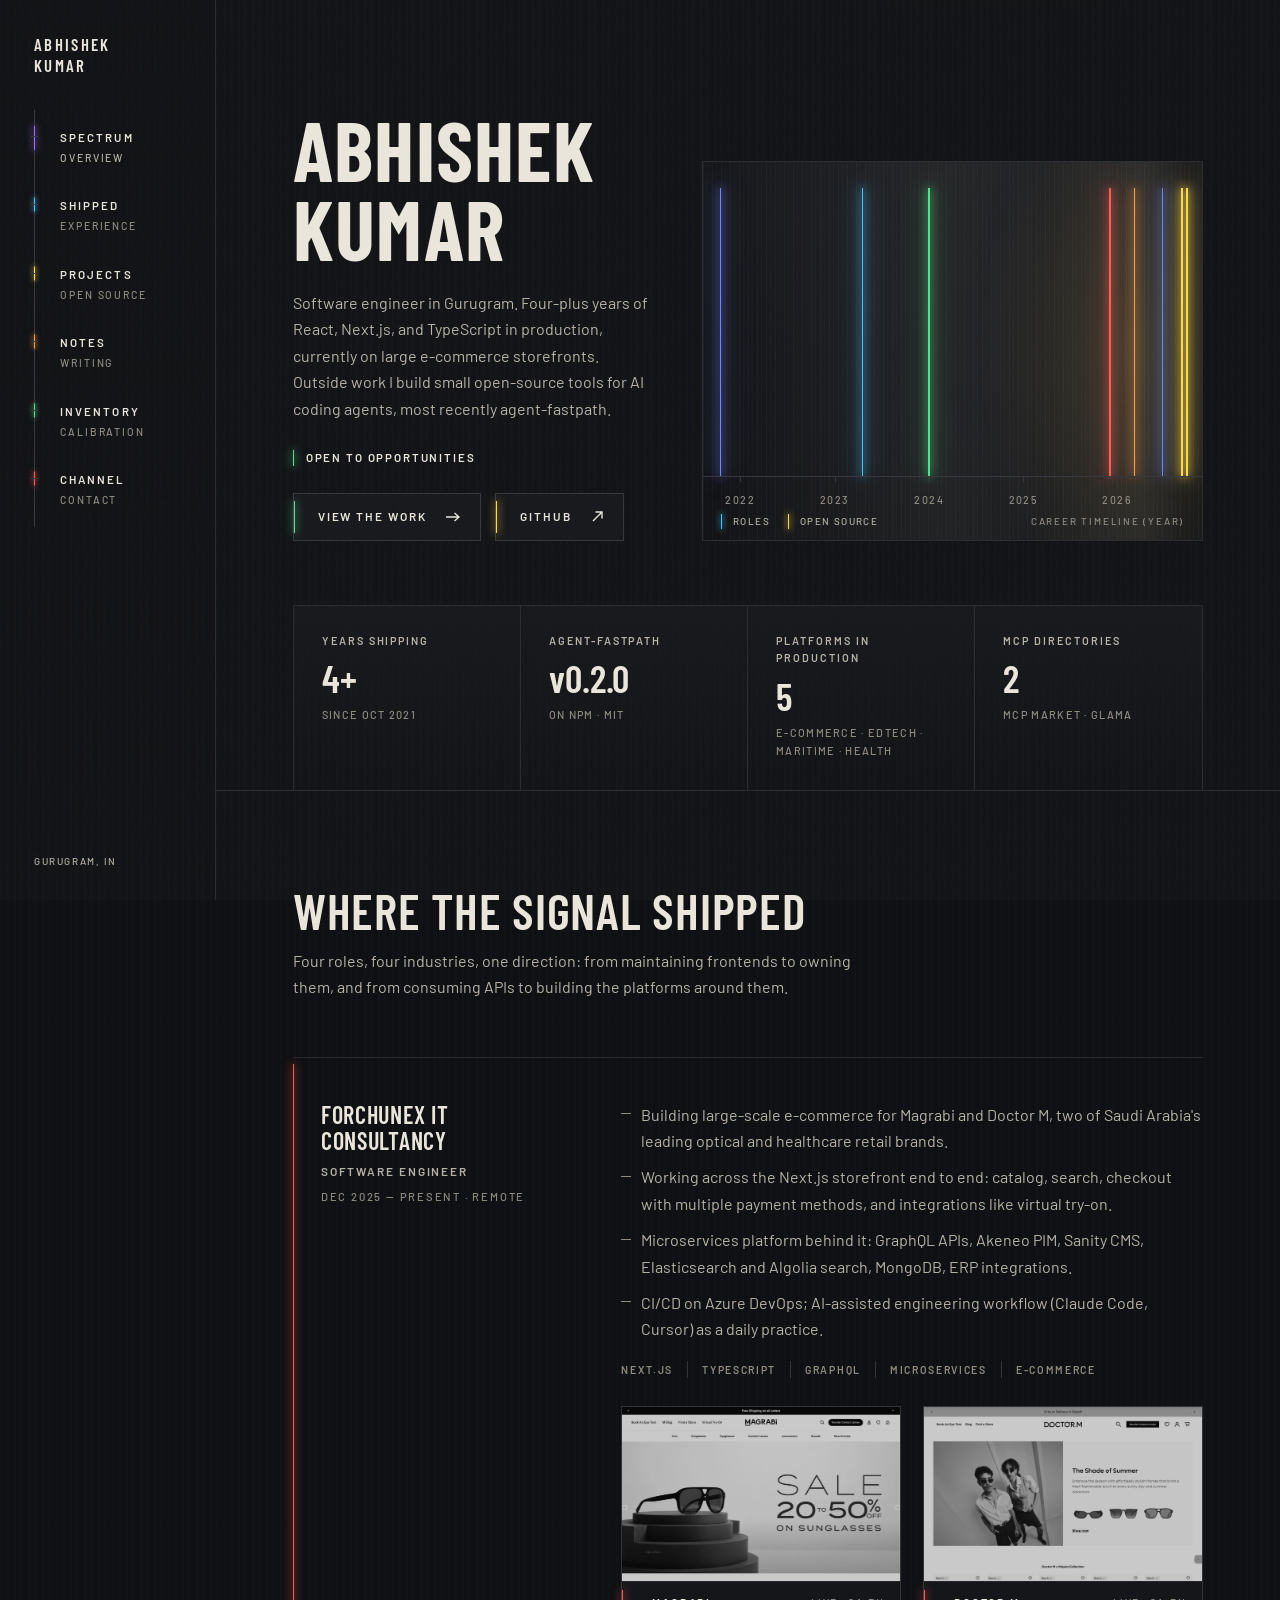
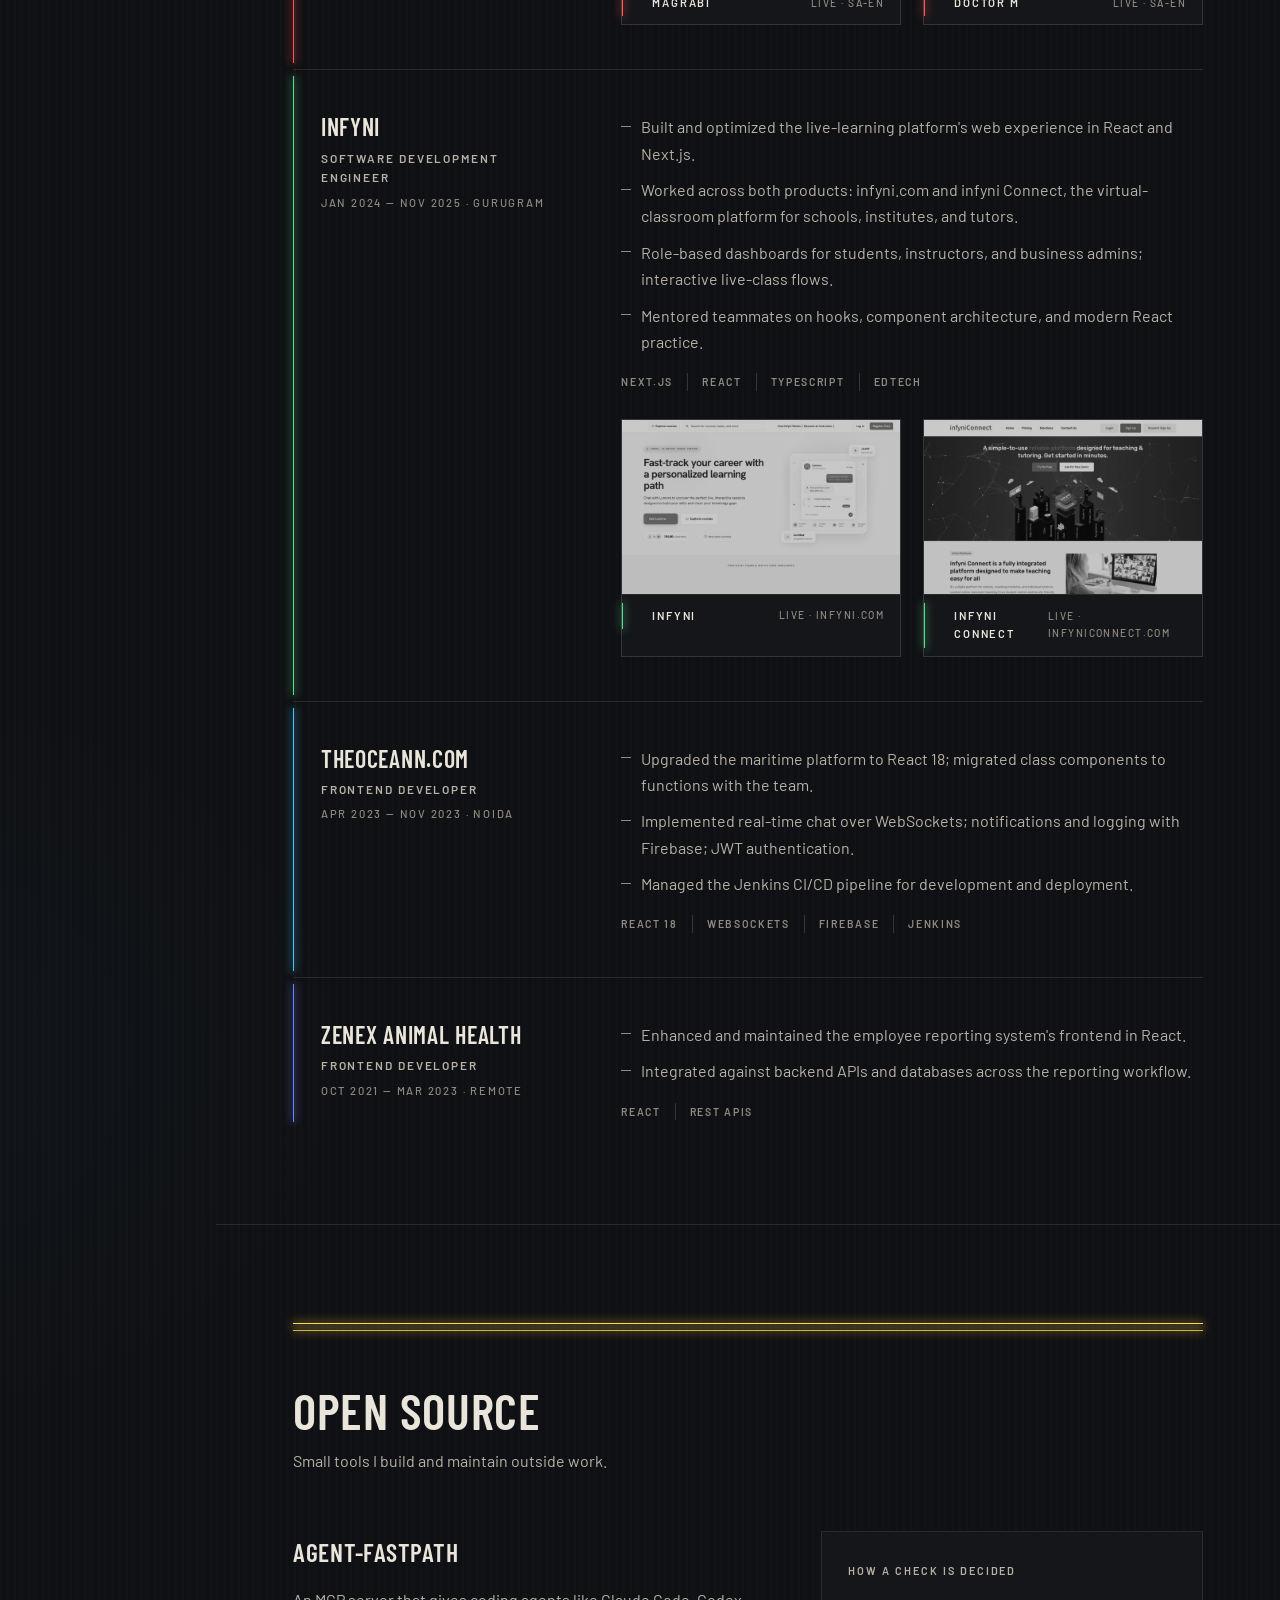
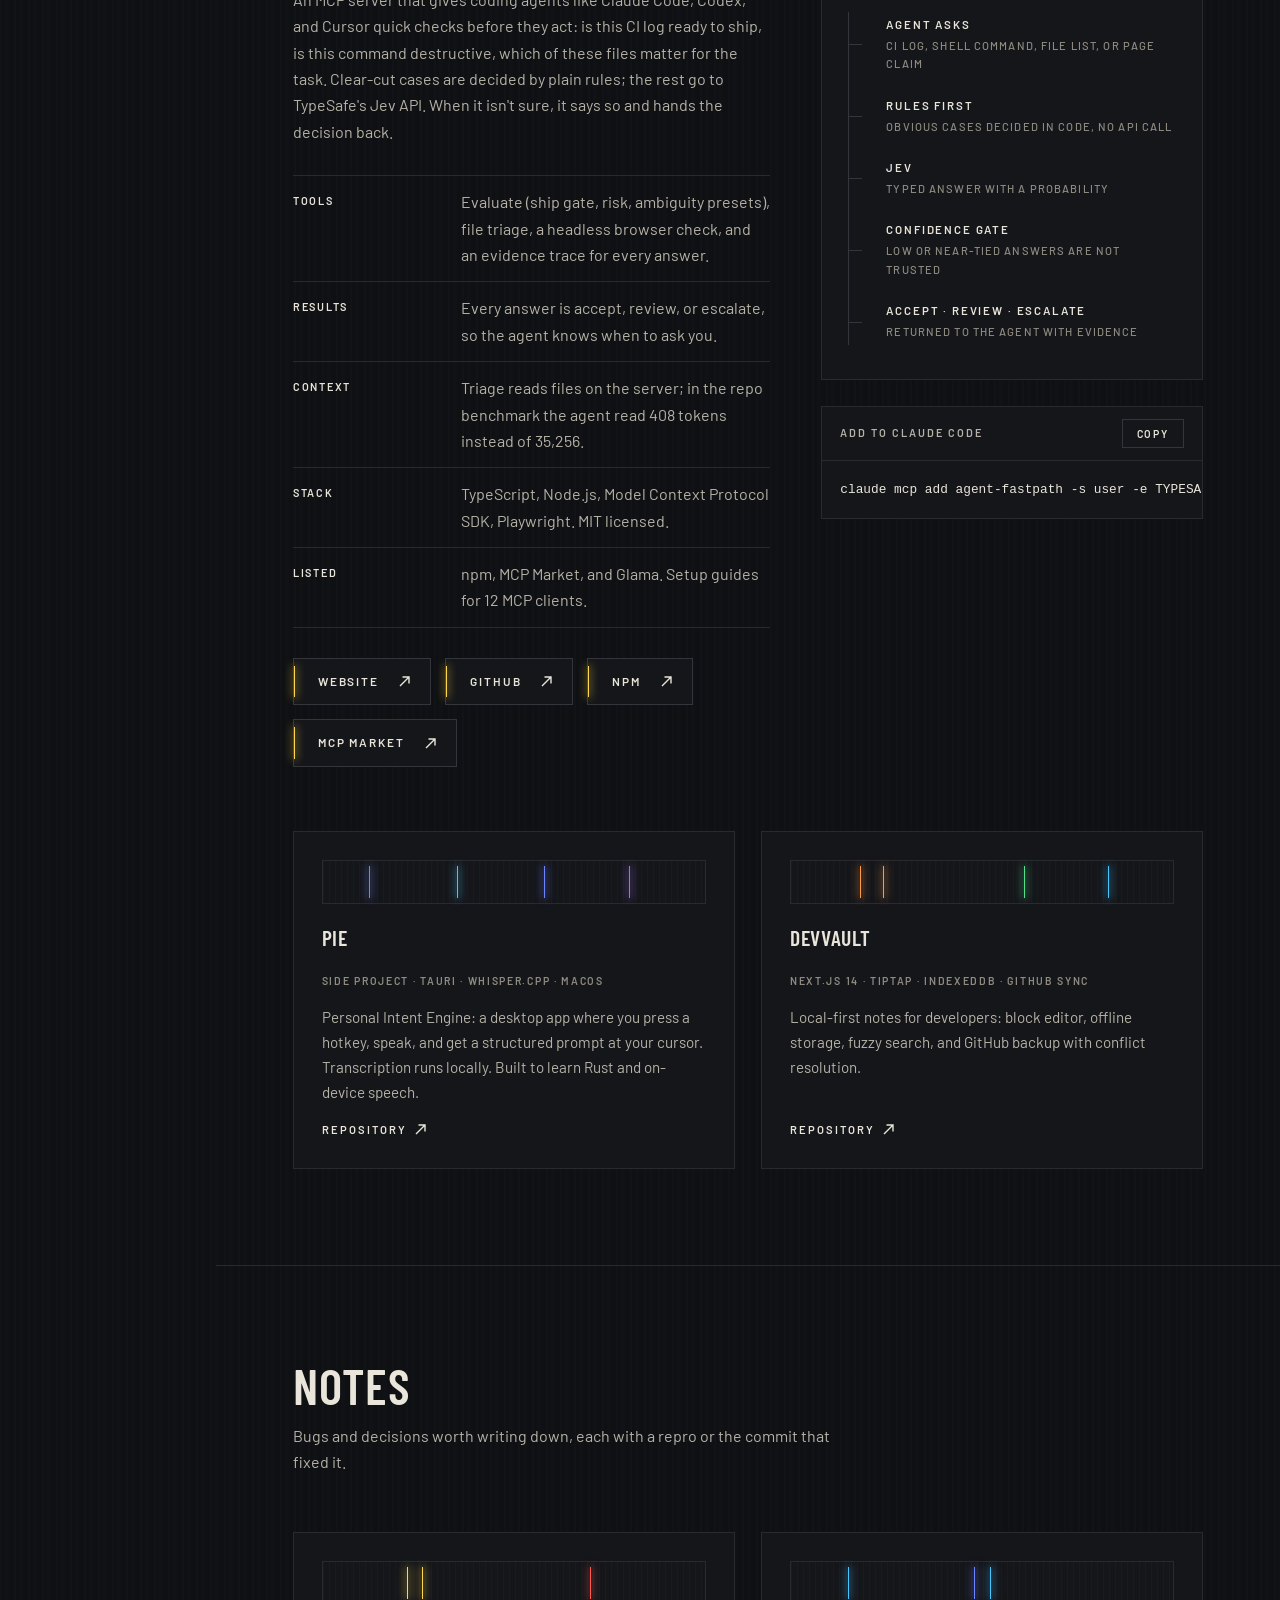
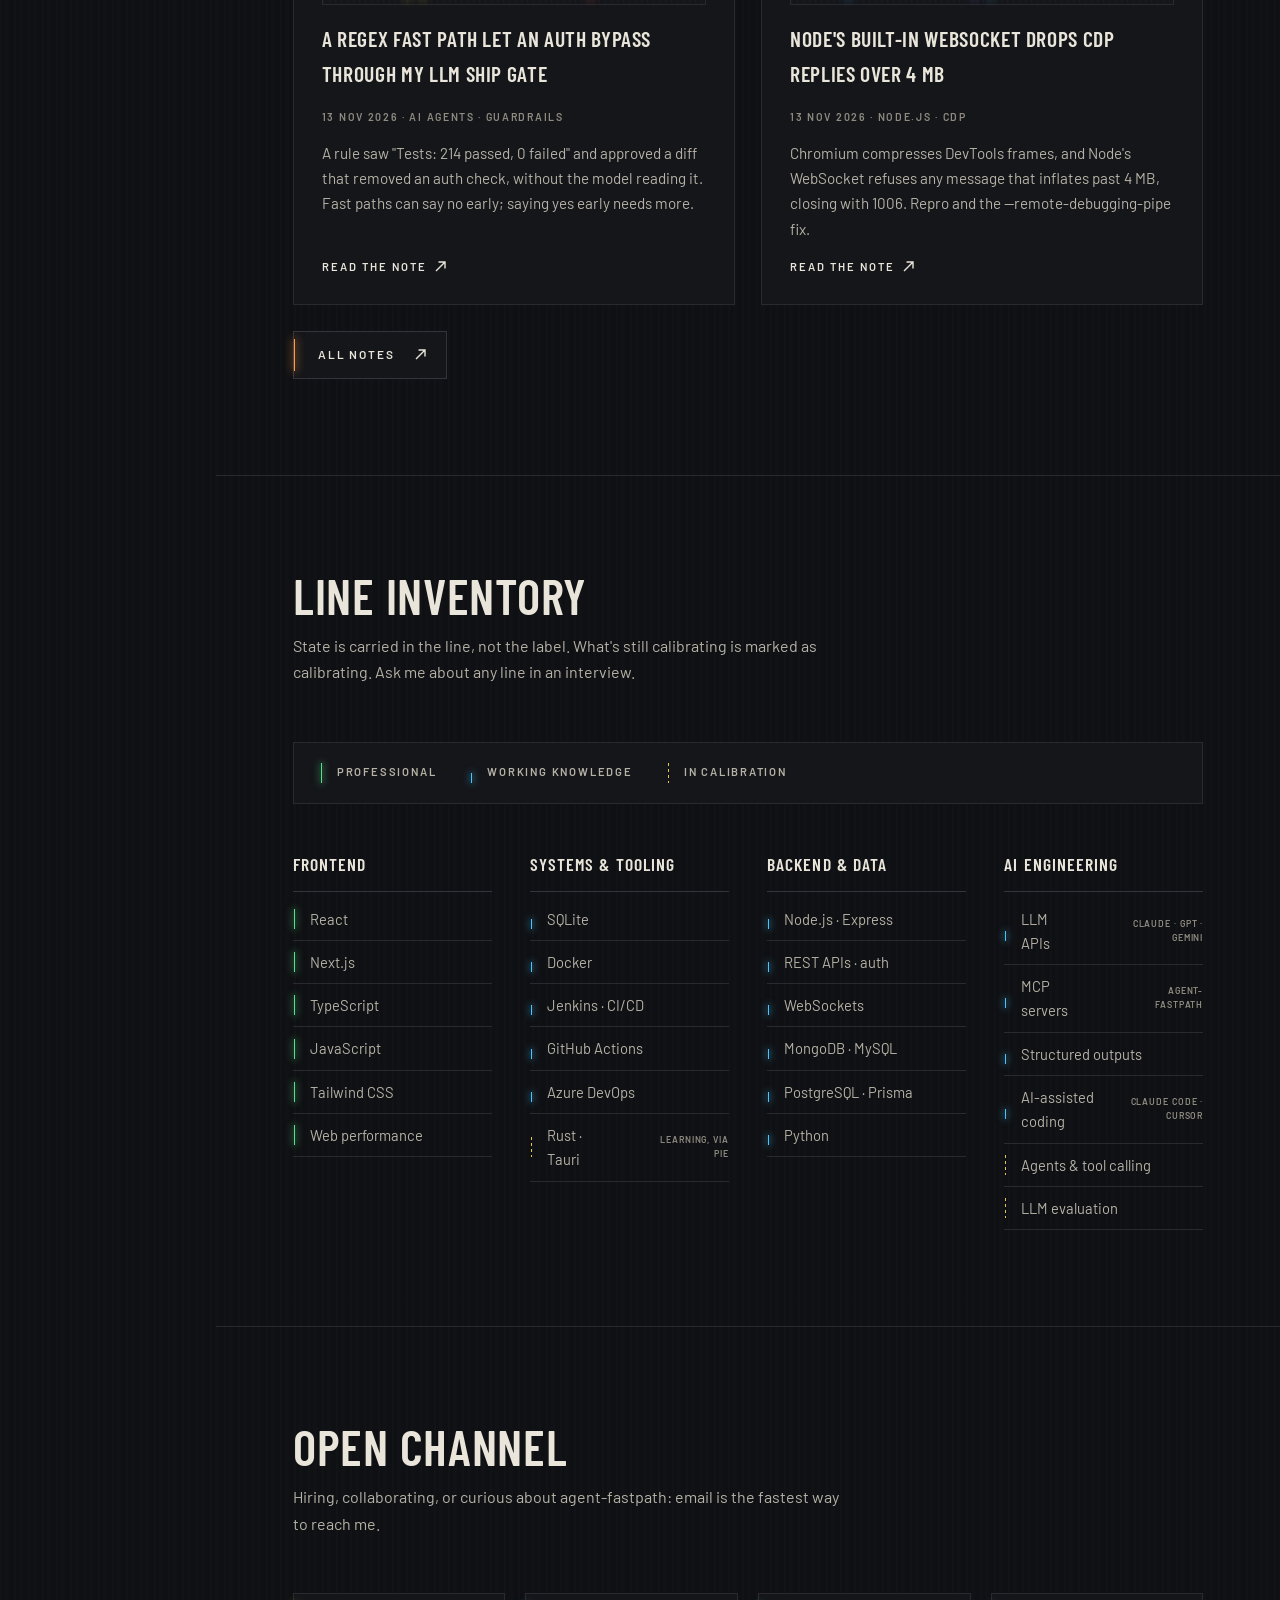
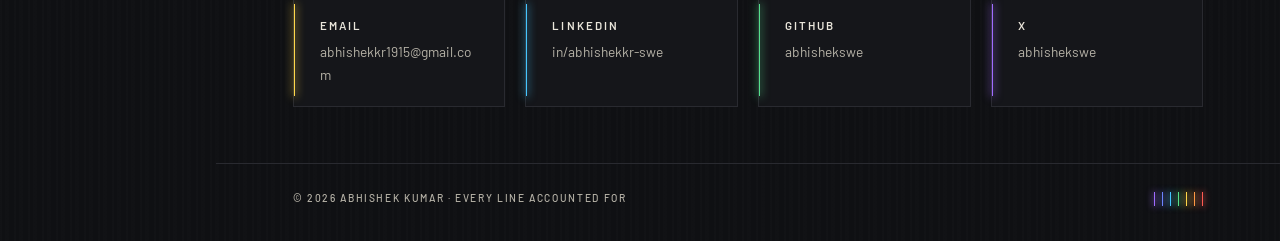
<file: index.html>
<!DOCTYPE html>
<html lang="en">
<head>
<meta charset="UTF-8">
<meta name="viewport" content="width=device-width, initial-scale=1.0">
<title>Abhishek Kumar (abhishekswe) — Software Engineer, React/Next.js</title>
<meta name="description" content="Abhishek Kumar (abhishekswe), software engineer in Gurugram. 4+ years of React, Next.js and TypeScript in production. Maintains agent-fastpath, an open-source MCP server for coding agents.">
<link rel="canonical" href="https://abhishekswe.github.io/">
<link rel="icon" href="favicon.svg" type="image/svg+xml">
<link rel="apple-touch-icon" href="apple-touch-icon.png">
<link rel="alternate" type="application/atom+xml" title="Notes by Abhishek Kumar" href="/notes/feed.xml">
<meta property="og:type" content="profile">
<meta property="og:site_name" content="Abhishek Kumar (abhishekswe)">
<meta property="og:title" content="Abhishek Kumar (abhishekswe) — Software Engineer">
<meta property="og:description" content="4+ years of React, Next.js and TypeScript in production. Maintainer of agent-fastpath, an open-source MCP server for coding agents.">
<meta property="og:url" content="https://abhishekswe.github.io/">
<meta property="og:image" content="https://abhishekswe.github.io/assets/og.png">
<meta property="og:image:width" content="1200">
<meta property="og:image:height" content="630">
<meta property="og:image:alt" content="Abhishek Kumar (abhishekswe), software engineer. React, Next.js, TypeScript. Maintainer of agent-fastpath.">
<meta name="twitter:card" content="summary_large_image">
<meta name="twitter:site" content="@abhishekswe">
<meta name="twitter:title" content="Abhishek Kumar (abhishekswe) — Software Engineer">
<meta name="twitter:description" content="4+ years of React, Next.js and TypeScript in production. Maintainer of agent-fastpath, an open-source MCP server for coding agents.">
<meta name="twitter:image" content="https://abhishekswe.github.io/assets/og.png">
<script type="application/ld+json">
{
  "@context": "https://schema.org",
  "@graph": [
    {
      "@type": "WebSite",
      "@id": "https://abhishekswe.github.io/#website",
      "url": "https://abhishekswe.github.io/",
      "name": "Abhishek Kumar (abhishekswe)",
      "publisher": { "@id": "https://abhishekswe.github.io/#person" }
    },
    {
      "@type": "ProfilePage",
      "@id": "https://abhishekswe.github.io/#profile",
      "url": "https://abhishekswe.github.io/",
      "name": "Abhishek Kumar — Software Engineer",
      "isPartOf": { "@id": "https://abhishekswe.github.io/#website" },
      "mainEntity": { "@id": "https://abhishekswe.github.io/#person" },
      "dateModified": "2026-11-13"
    },
    {
      "@type": "Person",
      "@id": "https://abhishekswe.github.io/#person",
      "name": "Abhishek Kumar",
      "alternateName": "abhishekswe",
      "url": "https://abhishekswe.github.io/",
      "image": "https://avatars.githubusercontent.com/u/111110855",
      "description": "Software engineer in Gurugram, India, working with React, Next.js and TypeScript. Maintainer of agent-fastpath, an open-source MCP server for AI coding agents.",
      "jobTitle": "Software Engineer",
      "worksFor": { "@type": "Organization", "name": "Forchunex IT Consultancy" },
      "address": { "@type": "PostalAddress", "addressLocality": "Gurugram", "addressCountry": "IN" },
      "email": "mailto:abhishekkr1915@gmail.com",
      "knowsAbout": ["React", "Next.js", "TypeScript", "JavaScript", "GraphQL", "frontend development", "e-commerce", "Model Context Protocol", "MCP servers", "AI coding agents", "LLM applications"],
      "sameAs": [
        "https://github.com/abhishekswe",
        "https://www.linkedin.com/in/abhishekkr-swe/",
        "https://x.com/abhishekswe",
        "https://glama.ai/mcp/servers?query=author%3Aabhishekswe"
      ]
    },
    {
      "@type": "SoftwareSourceCode",
      "@id": "https://abhishekswe.github.io/agent-fastpath/#software",
      "name": "agent-fastpath",
      "description": "Open-source MCP server that gives coding agents such as Claude Code, Codex and Cursor quick checks before they act: ship gates on CI logs, risk checks on commands, file triage and browser verification.",
      "url": "https://abhishekswe.github.io/agent-fastpath/",
      "codeRepository": "https://github.com/abhishekswe/agent-fastpath",
      "programmingLanguage": "TypeScript",
      "runtimePlatform": "Node.js",
      "license": "https://opensource.org/licenses/MIT",
      "author": { "@id": "https://abhishekswe.github.io/#person" },
      "sameAs": [
        "https://www.npmjs.com/package/agent-fastpath",
        "https://mcpmarket.com/server/agent-fastpath",
        "https://glama.ai/mcp/servers/abhishekswe/agent-fastpath"
      ]
    }
  ]
}
</script>
<link rel="preconnect" href="https://fonts.googleapis.com">
<link rel="preconnect" href="https://fonts.gstatic.com" crossorigin>
<link href="https://fonts.googleapis.com/css2?family=Barlow:wght@400;500;600&family=Barlow+Condensed:wght@500;600;700&display=swap" rel="stylesheet">
<style>
  :root{
    --ground:#0f1013; --plate:#15161a; --plate-2:#191a1f; --hairline:#292a30; --hairline-2:#34353c;
    --ink:#e9e5da; --ink-dim:#b6b2a7; --ink-faint:#8f8b81;
    --nm405:#a06bff; --nm436:#6d84ff; --nm486:#45c6ff; --nm546:#55e08c;
    --nm589:#ffd84a; --nm615:#ff9b45; --nm656:#ff5a52;
    --rail-w:216px;
    --font-b:'Barlow',system-ui,sans-serif;
    --font-c:'Barlow Condensed','Barlow',system-ui,sans-serif;
    --ease-settle:cubic-bezier(.22,1.22,.36,1);
  }
  *{margin:0;padding:0;box-sizing:border-box}
  html{scroll-behavior:smooth}
  @media (prefers-reduced-motion:reduce){ html{scroll-behavior:auto} *,*::before,*::after{transition:none!important;animation:none!important} }
  body{
    font-family:var(--font-b); background:var(--ground); color:var(--ink);
    font-size:16px; line-height:1.65; -webkit-font-smoothing:antialiased;
    background-image:
      radial-gradient(1200px 600px at 78% -5%, rgba(255,216,74,.045), transparent 60%),
      radial-gradient(900px 700px at -10% 40%, rgba(69,198,255,.03), transparent 55%),
      repeating-linear-gradient(90deg, rgba(255,255,255,.012) 0 2px, transparent 2px 5px, rgba(255,255,255,.006) 5px 9px, transparent 9px 14px);
  }
  body::after{
    content:""; position:fixed; inset:0; pointer-events:none; z-index:60; opacity:.05; mix-blend-mode:screen;
    background-image:url("data:image/svg+xml,%3Csvg xmlns='http://www.w3.org/2000/svg' width='240' height='240'%3E%3Cfilter id='n'%3E%3CfeTurbulence type='fractalNoise' baseFrequency='0.9' numOctaves='2' stitchTiles='stitch'/%3E%3C/filter%3E%3Crect width='240' height='240' filter='url(%23n)' opacity='0.8'/%3E%3C/svg%3E");
  }
  ::selection{background:rgba(255,216,74,.25);color:var(--ink)}
  a{color:var(--ink);text-decoration:none}
  :focus-visible{outline:1px dashed var(--ink-dim);outline-offset:4px}
  .skip{position:absolute;left:-9999px;top:0;background:var(--plate-2);padding:8px 16px;z-index:100}
  .skip:focus{left:8px;top:8px}

  /* ---------- shared vocabulary ---------- */
  .caps{font-family:var(--font-b);font-weight:600;font-size:.72rem;letter-spacing:.16em;text-transform:uppercase}
  .caps-dim{font-family:var(--font-b);font-weight:500;font-size:.72rem;letter-spacing:.16em;text-transform:uppercase;color:var(--ink-dim)}
  h1,h2{font-family:var(--font-c);font-weight:600;text-transform:uppercase;line-height:.95;letter-spacing:.015em;text-wrap:balance}
  h2{font-size:clamp(2rem,4vw,3.1rem);margin-bottom:14px}
  .measure{max-width:62ch;color:var(--ink-dim)}
  .arrow{display:inline-block;vertical-align:-1px;margin-left:8px}
  .arrow svg{display:block}

  /* emission hairline: 1px line + soft glow */
  .eline{position:relative}
  .eline::before{
    content:"";position:absolute;left:0;top:6px;bottom:6px;width:1px;background:var(--c,var(--ink));
    box-shadow:0 0 8px 1px color-mix(in srgb,var(--c,var(--ink)) 55%, transparent);
  }

  /* button plates */
  .btn{
    display:inline-flex;align-items:center;gap:12px;position:relative;
    padding:13px 20px 13px 24px;border:1px solid var(--hairline-2);background:var(--plate);
    font-weight:600;font-size:.74rem;letter-spacing:.16em;text-transform:uppercase;color:var(--ink);
    transition:border-color .18s ease, background .18s ease;
  }
  .btn::before{content:"";position:absolute;left:0;top:7px;bottom:7px;width:1px;background:var(--c,var(--ink));box-shadow:0 0 9px 1px color-mix(in srgb,var(--c,var(--ink)) 60%, transparent)}
  .btn:hover{border-style:dashed;border-color:var(--ink-faint);background:var(--plate-2)}

  /* ---------- page rail ---------- */
  .rail{
    position:fixed;left:0;top:0;bottom:0;width:var(--rail-w);z-index:40;
    padding:34px 0 28px 34px;display:flex;flex-direction:column;
    border-right:1px solid var(--hairline);
    background:linear-gradient(180deg,rgba(15,16,19,.6),rgba(15,16,19,.2));
  }
  .rail .brand{font-family:var(--font-c);font-weight:600;font-size:1.05rem;letter-spacing:.14em;line-height:1.25;text-transform:uppercase}
  .rail nav{margin-top:52px;display:flex;flex-direction:column;gap:30px;position:relative}
  .rail nav::before{content:"";position:absolute;left:0;top:-18px;bottom:-18px;width:1px;background:var(--hairline-2)}
  .rail nav a{display:block;position:relative;padding-left:26px;color:var(--ink-dim);transition:color .18s ease}
  .rail nav a .t1{display:block;font-weight:600;font-size:.72rem;letter-spacing:.18em;text-transform:uppercase;color:var(--ink)}
  .rail nav a .t2{display:block;font-weight:500;font-size:.66rem;letter-spacing:.18em;text-transform:uppercase;color:var(--ink-faint);margin-top:2px}
  .rail nav a::before{content:"";position:absolute;left:0;top:-2px;height:24px;width:1px;background:var(--c);box-shadow:0 0 7px 1px color-mix(in srgb,var(--c) 55%, transparent);transform:scaleY(.58);transform-origin:50% 35%;transition:transform .25s var(--ease-settle)}
  .rail nav a::after{content:"";position:absolute;left:-3px;top:8px;width:7px;height:1px;background:var(--hairline-2)}
  .rail nav a[aria-current]{color:var(--ink)}
  .rail nav a[aria-current]::before{transform:scaleY(1)}
  .rail nav a[aria-current] .t2{color:var(--ink-dim)}
  .rail .foot{margin-top:auto;padding-right:26px}
  .rail .foot .caps-dim{font-size:.62rem}

  /* mobile top bar */
  .topbar{display:none}

  main{margin-left:var(--rail-w)}
  section{padding:96px clamp(28px,6vw,88px);border-bottom:1px solid var(--hairline);position:relative}

  /* ---------- hero ---------- */
  #spectrum{padding-top:110px;padding-bottom:0}
  .hero-grid{display:grid;grid-template-columns:minmax(340px,5fr) 7fr;gap:clamp(32px,4vw,72px);align-items:end}
  h1{font-size:clamp(3.2rem,6.5vw,6rem);font-weight:700}
  .hero-copy p{margin-top:22px}
  .status{display:flex;align-items:center;gap:12px;margin-top:26px}
  .status .dotline{width:1px;height:16px;background:var(--nm546);box-shadow:0 0 8px 1px rgba(85,224,140,.6)}
  .hero-ctas{display:flex;flex-wrap:wrap;gap:14px;margin-top:26px}

  /* spectrum plate */
  .plate-spectrum{position:relative;border:1px solid var(--hairline);background:
      linear-gradient(180deg,#131418,#101115 70%,#0e0f12);
      min-height:380px;overflow:hidden}
  .plate-spectrum .bloom{position:absolute;inset:0;background:
      radial-gradient(220px 100% at var(--bloom-x,86%) 50%, rgba(255,216,74,.10), transparent 70%),
      linear-gradient(90deg, transparent 2%, rgba(232,228,218,.035) 24%, rgba(232,228,218,.075) 48%, rgba(232,228,218,.05) 68%, rgba(232,228,218,.09) 88%, rgba(232,228,218,.02) 98%),
      repeating-linear-gradient(90deg, rgba(255,255,255,.03) 0 1px, transparent 1px 4px, rgba(255,255,255,.015) 4px 5px, transparent 5px 9px);}
  .spec-lines{position:absolute;left:0;right:0;top:26px;bottom:64px}
  .sline{position:absolute;top:0;bottom:0;left:calc(var(--x)*1%);width:14px;margin-left:-7px;display:block}
  .sline i{position:absolute;left:50%;top:0;bottom:0;width:var(--w,1px);margin-left:calc(var(--w,1px)/-2);background:var(--c);
    box-shadow:0 0 10px 1px color-mix(in srgb,var(--c) 70%, transparent), 0 0 26px 4px color-mix(in srgb,var(--c) 22%, transparent);
    transform-origin:50% 100%}
  .sline.pair i:nth-child(2){transform:translateX(5px)}
  .sline .tip{position:absolute;left:50%;bottom:calc(100% + 2px);transform:translateX(-50%);white-space:nowrap;
    background:var(--plate-2);border:1px solid var(--hairline-2);padding:5px 10px;font-size:.66rem;font-weight:600;
    letter-spacing:.14em;text-transform:uppercase;color:var(--ink);opacity:0;pointer-events:none;transition:opacity .15s ease;z-index:5}
  .sline:hover .tip,.sline:focus-visible .tip{opacity:1}
  .sline:hover i{box-shadow:0 0 12px 2px color-mix(in srgb,var(--c) 85%, transparent), 0 0 34px 7px color-mix(in srgb,var(--c) 30%, transparent)}
  .spec-axis{position:absolute;left:0;right:0;bottom:0;height:64px;border-top:1px solid var(--hairline-2)}
  .spec-axis .yr{position:absolute;left:calc(var(--x)*1%);transform:translateX(-50%);top:14px;font-size:.66rem;font-weight:500;letter-spacing:.14em;color:var(--ink-faint)}
  .spec-axis .yr::before{content:"";position:absolute;top:-15px;left:50%;width:1px;height:6px;background:var(--hairline-2)}
  .spec-caption{position:absolute;right:18px;bottom:10px;font-size:.62rem;letter-spacing:.18em;text-transform:uppercase;color:var(--ink-faint);font-weight:500}
  .spec-key{position:absolute;left:18px;bottom:10px;display:flex;gap:18px}
  .spec-key span{font-size:.62rem;letter-spacing:.14em;text-transform:uppercase;color:var(--ink-dim);font-weight:500;position:relative;padding-left:12px}
  .spec-key span::before{content:"";position:absolute;left:0;top:1px;bottom:1px;width:1px;background:var(--c);box-shadow:0 0 6px 1px color-mix(in srgb,var(--c) 55%, transparent)}

  /* settle animation */
  .willsettle .sline i{transform:scaleY(.15);opacity:0}
  .settled .sline i{transform:scaleY(1);opacity:1;transition:transform .9s var(--ease-settle) calc(var(--i,0)*90ms),opacity .5s ease calc(var(--i,0)*90ms)}
  .settled .sline.pair i:nth-child(2){transform:translateX(5px) scaleY(1)}

  /* stat plates */
  .stats{display:grid;grid-template-columns:repeat(4,1fr);border:1px solid var(--hairline);border-bottom:none;margin-top:64px}
  .stat{padding:26px 28px 30px;border-right:1px solid var(--hairline);background:linear-gradient(180deg,var(--plate),transparent)}
  .stat:last-child{border-right:none}
  .stat .k{font-size:.68rem;font-weight:600;letter-spacing:.18em;text-transform:uppercase;color:var(--ink-dim)}
  .stat .v{font-family:var(--font-c);font-weight:600;font-size:clamp(1.9rem,3vw,2.6rem);margin-top:10px;line-height:1}
  .stat .s{font-size:.68rem;letter-spacing:.12em;text-transform:uppercase;color:var(--ink-faint);margin-top:8px;font-weight:500}

  /* ---------- work ---------- */
  .lede{max-width:62ch;color:var(--ink-dim);margin-bottom:56px}
  .job{display:grid;grid-template-columns:minmax(240px,3fr) 7fr;gap:clamp(24px,4vw,64px);padding:44px 0 44px 28px;border-top:1px solid var(--hairline)}
  .job:last-of-type{padding-bottom:8px}
  .job-head .co{font-family:var(--font-c);font-weight:600;font-size:1.5rem;text-transform:uppercase;letter-spacing:.03em;line-height:1.1}
  .job-head .role{margin-top:8px;color:var(--ink-dim);font-size:.74rem;font-weight:600;letter-spacing:.16em;text-transform:uppercase}
  .job-head .dates{margin-top:6px;color:var(--ink-faint);font-size:.7rem;font-weight:500;letter-spacing:.16em;text-transform:uppercase}
  .job-body ul{list-style:none;color:var(--ink-dim)}
  .job-body li{position:relative;padding-left:20px;margin-bottom:10px}
  .job-body li::before{content:"";position:absolute;left:0;top:.72em;width:10px;height:1px;background:var(--ink-faint)}
  .tags{display:flex;flex-wrap:wrap;gap:0;margin-top:18px}
  .tags span{font-size:.66rem;font-weight:600;letter-spacing:.16em;text-transform:uppercase;color:var(--ink-faint);padding:0 14px;border-left:1px solid var(--hairline-2)}
  .tags span:first-child{padding-left:0;border-left:none}
  .mats{display:grid;grid-template-columns:1fr 1fr;gap:22px;margin-top:28px}
  .mat{border:1px solid var(--hairline-2);background:var(--plate);transition:border-color .18s ease}
  .mat img{display:block;width:100%;height:auto;filter:grayscale(1) contrast(.92) brightness(.82);transition:filter .35s ease;border-bottom:1px solid var(--hairline)}
  .mat:hover img{filter:grayscale(0) contrast(1) brightness(.96)}
  .mat:hover{border-style:dashed;border-color:var(--ink-faint)}
  .mat .cap{display:flex;justify-content:space-between;align-items:center;padding:12px 16px;position:relative}
  .mat .cap::before{content:"";position:absolute;left:0;top:8px;bottom:8px;width:1px;background:var(--c);box-shadow:0 0 8px 1px color-mix(in srgb,var(--c) 55%, transparent)}
  .mat .cap b{font-weight:600;font-size:.7rem;letter-spacing:.16em;text-transform:uppercase;padding-left:14px}
  .mat .cap span{font-size:.64rem;letter-spacing:.14em;text-transform:uppercase;color:var(--ink-faint);font-weight:500}
  .mat.single{max-width:640px}

  /* ---------- PIE ---------- */
  .doublet{height:12px;position:relative;margin-bottom:54px}
  .doublet::before,.doublet::after{content:"";position:absolute;left:0;right:0;height:1px;background:var(--nm589);box-shadow:0 0 10px 1px rgba(255,216,74,.55)}
  .doublet::before{top:2px}
  .doublet::after{top:9px;opacity:.8}
  .pie-grid{display:grid;grid-template-columns:5fr 4fr;gap:clamp(32px,4vw,80px);align-items:start}
  .pie-grid>div{min-width:0}
  .feat-title{font-family:var(--font-c);font-weight:600;font-size:1.6rem;text-transform:uppercase;letter-spacing:.03em;margin-bottom:14px}
  #projects .proj-grid{margin-top:64px}
  .pie-facts{list-style:none;margin-top:30px;border-top:1px solid var(--hairline)}
  .pie-facts li{display:grid;grid-template-columns:150px 1fr;gap:18px;padding:13px 0;border-bottom:1px solid var(--hairline);color:var(--ink-dim)}
  .pie-facts b{font-weight:600;font-size:.68rem;letter-spacing:.16em;text-transform:uppercase;color:var(--ink);padding-top:3px}
  .pipeline{border:1px solid var(--hairline);background:var(--plate);padding:30px 26px 26px;position:relative}
  .pipeline .pl-title{font-size:.68rem;font-weight:600;letter-spacing:.18em;text-transform:uppercase;color:var(--ink-dim);margin-bottom:24px}
  .pipe{display:flex;flex-direction:column;gap:0;position:relative;padding-left:18px}
  .pipe::before{content:"";position:absolute;left:0;top:8px;bottom:8px;width:1px;background:var(--hairline-2)}
  .stage{position:relative;padding:11px 0 11px 20px}
  .stage::before{content:"";position:absolute;left:-18px;top:50%;width:14px;height:1px;background:var(--hairline-2)}
  .stage b{display:block;font-weight:600;font-size:.72rem;letter-spacing:.16em;text-transform:uppercase}
  .stage span{display:block;font-size:.7rem;letter-spacing:.1em;text-transform:uppercase;color:var(--ink-faint);font-weight:500;margin-top:3px}
  .ondevice{border:1px dashed var(--ink-faint);margin:6px 0;padding:4px 14px 8px;position:relative}
  .ondevice>i{position:absolute;right:10px;top:6px;font-style:normal;font-size:.6rem;font-weight:600;letter-spacing:.18em;text-transform:uppercase;color:var(--nm546)}
  .install{margin-top:26px;border:1px solid var(--hairline);background:var(--plate)}
  .install .head{display:flex;justify-content:space-between;align-items:center;padding:12px 18px;border-bottom:1px solid var(--hairline)}
  .install .head b{font-size:.68rem;font-weight:600;letter-spacing:.18em;text-transform:uppercase;color:var(--ink-dim)}
  .install button{font-family:var(--font-b);font-weight:600;font-size:.66rem;letter-spacing:.18em;text-transform:uppercase;color:var(--ink);
    background:none;border:1px solid var(--hairline-2);padding:7px 14px;cursor:pointer;transition:border-color .15s ease}
  .install button:hover{border-style:dashed;border-color:var(--ink-dim)}
  .install code{display:block;padding:18px;font-family:ui-monospace,'SF Mono',Menlo,monospace;font-size:.8rem;color:var(--ink);overflow-x:auto;white-space:pre}
  .pie-links{display:flex;flex-wrap:wrap;gap:14px;margin-top:30px}

  /* ---------- projects ---------- */
  .proj-grid{display:grid;grid-template-columns:1fr 1fr;gap:26px;margin-top:48px}
  .proj{border:1px solid var(--hairline);background:var(--plate);padding:28px;display:flex;flex-direction:column;gap:16px;transition:border-color .18s ease;position:relative}
  .proj:hover{border-style:dashed;border-color:var(--ink-faint)}
  .proj .strip{height:44px;position:relative;background:repeating-linear-gradient(90deg, rgba(255,255,255,.02) 0 1px, transparent 1px 6px);border:1px solid var(--hairline)}
  .proj .strip i{position:absolute;top:5px;bottom:5px;width:1px;left:calc(var(--x)*1%);background:var(--c);box-shadow:0 0 8px 1px color-mix(in srgb,var(--c) 60%, transparent)}
  .proj h3{font-family:var(--font-c);font-weight:600;font-size:1.35rem;text-transform:uppercase;letter-spacing:.03em}
  .proj .meta{font-size:.66rem;font-weight:600;letter-spacing:.16em;text-transform:uppercase;color:var(--ink-faint)}
  .proj p{color:var(--ink-dim);font-size:.95rem}
  .proj .go{margin-top:auto;font-size:.7rem;font-weight:600;letter-spacing:.18em;text-transform:uppercase}

  /* ---------- skills ---------- */
  .legend{display:flex;flex-wrap:wrap;gap:34px;margin:38px 0 46px;padding:20px 26px;border:1px solid var(--hairline);background:var(--plate)}
  .legend div{display:flex;align-items:center;gap:14px;font-size:.7rem;font-weight:600;letter-spacing:.16em;text-transform:uppercase;color:var(--ink-dim)}
  .spec-mark{width:3px;height:20px;position:relative;flex:none}
  .spec-mark::before{content:"";position:absolute;left:1px;width:1px;background:var(--mc,var(--ink));box-shadow:0 0 7px 1px color-mix(in srgb,var(--mc,var(--ink)) 50%, transparent)}
  .spec-mark.full::before{top:0;bottom:0}
  .spec-mark.half::before{top:50%;bottom:0}
  .spec-mark.dash::before{top:0;bottom:0;background:repeating-linear-gradient(180deg,var(--mc,var(--ink)) 0 3px,transparent 3px 6px);box-shadow:none;opacity:.9}
  .skill-cols{display:grid;grid-template-columns:repeat(4,1fr);gap:clamp(24px,3vw,52px)}
  .skill-col h3{font-family:var(--font-c);font-weight:600;font-size:1.1rem;letter-spacing:.06em;text-transform:uppercase;padding-bottom:12px;border-bottom:1px solid var(--hairline-2);margin-bottom:6px}
  .skill-col ul{list-style:none}
  .skill-col li{display:flex;align-items:center;gap:14px;padding:9px 0;border-bottom:1px solid var(--hairline);color:var(--ink-dim);font-size:.92rem}
  .skill-col li small{margin-left:auto;padding-left:12px;font-size:.56rem;font-weight:600;letter-spacing:.1em;text-transform:uppercase;color:var(--ink-faint);text-align:right;line-height:1.6;flex:0 1 auto}

  /* ---------- contact ---------- */
  #contact{border-bottom:none;padding-bottom:56px}
  .chan-grid{display:grid;grid-template-columns:repeat(4,1fr);gap:20px;margin-top:44px}
  .chan{border:1px solid var(--hairline);background:var(--plate);padding:22px 22px 20px 26px;position:relative;transition:border-color .18s ease}
  .chan::before{content:"";position:absolute;left:0;top:10px;bottom:10px;width:1px;background:var(--c);box-shadow:0 0 9px 1px color-mix(in srgb,var(--c) 60%, transparent)}
  .chan:hover{border-style:dashed;border-color:var(--ink-faint)}
  .chan b{display:block;font-weight:600;font-size:.72rem;letter-spacing:.18em;text-transform:uppercase}
  .chan span{display:block;margin-top:6px;color:var(--ink-dim);font-size:.86rem;word-break:break-all}
  footer{margin-left:var(--rail-w);padding:26px clamp(28px,6vw,88px) 34px;border-top:1px solid var(--hairline);display:flex;justify-content:space-between;align-items:center;gap:20px;flex-wrap:wrap}
  footer .caps-dim{font-size:.64rem}
  .ministrip{display:flex;gap:7px;height:14px;align-items:stretch}
  .ministrip i{width:1px;background:var(--c);box-shadow:0 0 6px 1px color-mix(in srgb,var(--c) 55%, transparent)}

  /* ---------- responsive ---------- */
  @media (max-width:1140px){
    .rail{display:none}
    main,footer{margin-left:0}
    .topbar{display:flex;position:sticky;top:0;z-index:50;justify-content:space-between;align-items:center;
      padding:14px clamp(20px,5vw,40px);border-bottom:1px solid var(--hairline);
      background:color-mix(in srgb, var(--ground) 88%, transparent);backdrop-filter:blur(8px)}
    .topbar .brand{font-family:var(--font-c);font-weight:600;letter-spacing:.14em;text-transform:uppercase;font-size:1rem}
    .topbar nav{display:flex;gap:18px}
    .topbar nav a{font-size:.64rem;font-weight:600;letter-spacing:.16em;text-transform:uppercase;color:var(--ink-dim)}
    .topbar nav a:hover{color:var(--ink)}
    .hero-grid{grid-template-columns:1fr}
    .stats{grid-template-columns:1fr 1fr}
    .stat:nth-child(2){border-right:none}
    .stat:nth-child(1),.stat:nth-child(2){border-bottom:1px solid var(--hairline)}
    .job{grid-template-columns:1fr;gap:20px}
    .pie-grid{grid-template-columns:1fr}
    .proj-grid{grid-template-columns:1fr}
    .skill-cols{grid-template-columns:1fr 1fr}
    .chan-grid{grid-template-columns:1fr 1fr}
  }
  @media (max-width:620px){
    section{padding:64px 20px}
    .topbar nav a:nth-child(n+4){display:none}
    .mats{grid-template-columns:1fr}
    .skill-cols{grid-template-columns:1fr}
    .chan-grid{grid-template-columns:1fr}
    .plate-spectrum{min-height:300px}
    .pie-facts li{grid-template-columns:1fr;gap:4px}
    .spec-key{display:none}
  }
</style>
</head>
<body>
<!--
THESIS: A career told as a spectrogram plate — every claim a measured emission line on one
calibrated rail; refuses the dark-hero-plus-project-cards portfolio default.
OWN-WORLD: charcoal continuum ground with grain and faint banding; bone Barlow/Barlow Condensed
caps ranked by tracking and ink; colour only as seven glowing 1px emission lines
(405/436/486/546/589/615/656nm); dashed borders mark active state; images matted grayscale in graphite.
STORY: a recruiter reads "4+ years shipped in React/Next.js, maintains a small open-source MCP
server, honest about what's still calibrating" and opens agent-fastpath or makes contact.
FIRST VIEWPORT: name in condensed bone caps left; right, the career spectrum plate — lines
settling onto a 2021–2026 axis, agent-fastpath as the doubled sodium line; status + two actions beneath the copy.
FORM: emission-line rail (operate-c-emission-line-rail), chosen from dealt challengers over
grounded candidate 3; seed key 74d7fe19.
FINISH: unreviewed and undocumented is unfinished; this build ends with the finish review,
the verdict, and DESIGN.md.
-->
<a class="skip" href="#spectrum">Skip to content</a>

<header class="topbar">
  <a class="brand" href="#spectrum">Abhishek Kumar</a>
  <nav aria-label="Sections">
    <a href="#work">Work</a>
    <a href="#projects">Projects</a>
    <a href="#notes">Notes</a>
    <a href="#skills">Skills</a>
    <a href="#contact">Contact</a>
  </nav>
</header>

<aside class="rail" aria-label="Section rail">
  <a class="brand" href="#spectrum">Abhishek<br>Kumar</a>
  <nav aria-label="Sections">
    <a href="#spectrum" style="--c:var(--nm405)"><span class="t1">Spectrum</span><span class="t2">Overview</span></a>
    <a href="#work" style="--c:var(--nm486)"><span class="t1">Shipped</span><span class="t2">Experience</span></a>
    <a href="#projects" style="--c:var(--nm589)"><span class="t1">Projects</span><span class="t2">Open source</span></a>
    <a href="#notes" style="--c:var(--nm615)"><span class="t1">Notes</span><span class="t2">Writing</span></a>
    <a href="#skills" style="--c:var(--nm546)"><span class="t1">Inventory</span><span class="t2">Calibration</span></a>
    <a href="#contact" style="--c:var(--nm656)"><span class="t1">Channel</span><span class="t2">Contact</span></a>
  </nav>
  <div class="foot"><span class="caps-dim">Gurugram, IN</span></div>
</aside>

<main id="main">

<section id="spectrum">
  <div class="hero-grid">
    <div class="hero-copy">
      <h1>Abhishek Kumar</h1>
      <p class="measure">Software engineer in Gurugram. Four-plus years of React, Next.js, and
      TypeScript in production, currently on large e-commerce storefronts. Outside work I build
      small open-source tools for AI coding agents, most recently <span style="white-space:nowrap">agent-fastpath</span>.</p>
      <div class="status"><span class="dotline" aria-hidden="true"></span><span class="caps">Open to opportunities</span></div>
      <div class="hero-ctas">
        <a class="btn" style="--c:var(--nm546)" href="#work">View the work<span class="arrow"><svg width="14" height="10" viewBox="0 0 14 10" fill="none" stroke="currentColor" stroke-width="1.4"><path d="M0 5h12M8.5 1 13 5l-4.5 4"/></svg></span></a>
        <a class="btn" style="--c:var(--nm589)" href="https://github.com/abhishekswe" target="_blank" rel="noopener">GitHub<span class="arrow"><svg width="11" height="11" viewBox="0 0 11 11" fill="none" stroke="currentColor" stroke-width="1.4"><path d="M1 10 10 1M3.5 1H10v6.5"/></svg></span></a>
      </div>
    </div>
    <figure class="plate-spectrum willsettle" id="specplate" aria-label="Career timeline drawn as a spectrum: each line is a role or project between 2021 and 2026">
      <div class="bloom" aria-hidden="true"></div>
      <div class="spec-lines">
        <a class="sline" style="--x:3.6;--c:var(--nm436);--i:0" href="#job-zenex"><i></i><span class="tip">Zenex · Frontend · 2021—23</span></a>
        <a class="sline" style="--x:31.9;--c:var(--nm486);--i:1" href="#job-ocean"><i></i><span class="tip">theoceann · Frontend · 2023</span></a>
        <a class="sline" style="--x:45.3;--c:var(--nm546);--i:2;--w:1.5px" href="#job-infyni"><i></i><span class="tip">Infyni · SDE · 2024—25</span></a>
        <a class="sline" style="--x:81.5;--c:var(--nm656);--i:3;--w:1.5px" href="#job-forchunex"><i></i><span class="tip">Forchunex · Magrabi / Doctor M · now</span></a>
        <a class="sline" style="--x:86.5;--c:var(--nm615);--i:4" href="#projects"><i></i><span class="tip">DevVault · 2026</span></a>
        <a class="sline" style="--x:92;--c:var(--nm436);--i:5" href="#projects"><i></i><span class="tip">PIE · side project · 2026</span></a>
        <a class="sline pair" style="--x:96;--c:var(--nm589);--i:6;--w:1.5px" href="#fastpath"><i></i><i></i><span class="tip">agent-fastpath · 2026</span></a>
      </div>
      <div class="spec-axis" aria-hidden="true">
        <span class="yr" style="--x:7.5">2022</span><span class="yr" style="--x:26.4">2023</span><span class="yr" style="--x:45.3">2024</span><span class="yr" style="--x:64.2">2025</span><span class="yr" style="--x:83">2026</span>
      </div>
      <div class="spec-key" aria-hidden="true">
        <span style="--c:var(--nm486)">Roles</span>
        <span style="--c:var(--nm589)">Open source</span>
      </div>
      <figcaption class="spec-caption">Career timeline (year)</figcaption>
    </figure>
  </div>

  <div class="stats">
    <div class="stat"><div class="k">Years shipping</div><div class="v">4+</div><div class="s">since Oct 2021</div></div>
    <div class="stat"><div class="k">agent-fastpath</div><div class="v">v0.2.0</div><div class="s">on npm · MIT</div></div>
    <div class="stat"><div class="k">Platforms in production</div><div class="v">5</div><div class="s">e-commerce · edtech · maritime · health</div></div>
    <div class="stat"><div class="k">MCP directories</div><div class="v">2</div><div class="s">MCP Market · Glama</div></div>
  </div>
</section>

<section id="work">
  <h2>Where the signal shipped</h2>
  <p class="lede">Four roles, four industries, one direction: from maintaining frontends to
  owning them, and from consuming APIs to building the platforms around them.</p>

  <article class="job eline" id="job-forchunex" style="--c:var(--nm656)">
    <div class="job-head">
      <div class="co">Forchunex IT Consultancy</div>
      <div class="role">Software Engineer</div>
      <div class="dates">Dec 2025 — present · remote</div>
    </div>
    <div class="job-body">
      <ul>
        <li>Building large-scale e-commerce for Magrabi and Doctor M, two of Saudi Arabia's leading optical and healthcare retail brands.</li>
        <li>Working across the Next.js storefront end to end: catalog, search, checkout with multiple payment methods, and integrations like virtual try-on.</li>
        <li>Microservices platform behind it: GraphQL APIs, Akeneo PIM, Sanity CMS, Elasticsearch and Algolia search, MongoDB, ERP integrations.</li>
        <li>CI/CD on Azure DevOps; AI-assisted engineering workflow (Claude Code, Cursor) as a daily practice.</li>
      </ul>
      <div class="tags"><span>Next.js</span><span>TypeScript</span><span>GraphQL</span><span>Microservices</span><span>E-commerce</span></div>
      <div class="mats">
        <a class="mat" style="--c:var(--nm656)" href="https://www.magrabi.com/sa-en/" target="_blank" rel="noopener">
          <img src="assets/magrabi.jpg" alt="Magrabi e-commerce storefront, sa-en" loading="lazy" width="1400" height="875">
          <span class="cap"><b>Magrabi</b><span>Live · sa-en</span></span>
        </a>
        <a class="mat" style="--c:var(--nm656)" href="https://www.doctor-m.com/sa-en/" target="_blank" rel="noopener">
          <img src="assets/doctorm.jpg" alt="Doctor M e-commerce storefront, sa-en" loading="lazy" width="1400" height="875">
          <span class="cap"><b>Doctor M</b><span>Live · sa-en</span></span>
        </a>
      </div>
    </div>
  </article>

  <article class="job eline" id="job-infyni" style="--c:var(--nm546)">
    <div class="job-head">
      <div class="co">Infyni</div>
      <div class="role">Software Development Engineer</div>
      <div class="dates">Jan 2024 — Nov 2025 · Gurugram</div>
    </div>
    <div class="job-body">
      <ul>
        <li>Built and optimized the live-learning platform's web experience in React and Next.js.</li>
        <li>Worked across both products: infyni.com and infyni Connect, the virtual-classroom platform for schools, institutes, and tutors.</li>
        <li>Role-based dashboards for students, instructors, and business admins; interactive live-class flows.</li>
        <li>Mentored teammates on hooks, component architecture, and modern React practice.</li>
      </ul>
      <div class="tags"><span>Next.js</span><span>React</span><span>TypeScript</span><span>EdTech</span></div>
      <div class="mats">
        <a class="mat" style="--c:var(--nm546)" href="https://www.infyni.com" target="_blank" rel="noopener">
          <img src="assets/infyni.jpg" alt="Infyni live-learning platform homepage" loading="lazy" width="1400" height="875">
          <span class="cap"><b>Infyni</b><span>Live · infyni.com</span></span>
        </a>
        <a class="mat" style="--c:var(--nm546)" href="https://www.infyniconnect.com/" target="_blank" rel="noopener">
          <img src="assets/infyniconnect.jpg" alt="infyni Connect virtual-classroom platform homepage" loading="lazy" width="1400" height="875">
          <span class="cap"><b>infyni Connect</b><span>Live · infyniconnect.com</span></span>
        </a>
      </div>
    </div>
  </article>

  <article class="job eline" id="job-ocean" style="--c:var(--nm486)">
    <div class="job-head">
      <div class="co">theoceann.com</div>
      <div class="role">Frontend Developer</div>
      <div class="dates">Apr 2023 — Nov 2023 · Noida</div>
    </div>
    <div class="job-body">
      <ul>
        <li>Upgraded the maritime platform to React 18; migrated class components to functions with the team.</li>
        <li>Implemented real-time chat over WebSockets; notifications and logging with Firebase; JWT authentication.</li>
        <li>Managed the Jenkins CI/CD pipeline for development and deployment.</li>
      </ul>
      <div class="tags"><span>React 18</span><span>WebSockets</span><span>Firebase</span><span>Jenkins</span></div>
    </div>
  </article>

  <article class="job eline" id="job-zenex" style="--c:var(--nm436)">
    <div class="job-head">
      <div class="co">Zenex Animal Health</div>
      <div class="role">Frontend Developer</div>
      <div class="dates">Oct 2021 — Mar 2023 · remote</div>
    </div>
    <div class="job-body">
      <ul>
        <li>Enhanced and maintained the employee reporting system's frontend in React.</li>
        <li>Integrated against backend APIs and databases across the reporting workflow.</li>
      </ul>
      <div class="tags"><span>React</span><span>REST APIs</span></div>
    </div>
  </article>
</section>

<section id="projects">
  <div class="doublet" aria-hidden="true"></div>
  <h2>Open source</h2>
  <p class="lede">Small tools I build and maintain outside work.</p>
  <div class="pie-grid" id="fastpath">
    <div>
      <h3 class="feat-title">agent-fastpath</h3>
      <p class="measure">An MCP server that gives coding agents like Claude Code, Codex, and Cursor
      quick checks before they act: is this CI log ready to ship, is this command destructive,
      which of these files matter for the task. Clear-cut cases are decided by plain rules; the
      rest go to TypeSafe's Jev API. When it isn't sure, it says so and hands the decision back.</p>
      <ul class="pie-facts">
        <li><b>Tools</b><span>Evaluate (ship gate, risk, ambiguity presets), file triage, a headless browser check, and an evidence trace for every answer.</span></li>
        <li><b>Results</b><span>Every answer is accept, review, or escalate, so the agent knows when to ask you.</span></li>
        <li><b>Context</b><span>Triage reads files on the server; in the repo benchmark the agent read 408 tokens instead of 35,256.</span></li>
        <li><b>Stack</b><span>TypeScript, Node.js, Model Context Protocol SDK, Playwright. MIT licensed.</span></li>
        <li><b>Listed</b><span>npm, MCP Market, and Glama. Setup guides for 12 MCP clients.</span></li>
      </ul>
      <div class="pie-links">
        <a class="btn" style="--c:var(--nm589)" href="https://abhishekswe.github.io/agent-fastpath/">Website<span class="arrow"><svg width="11" height="11" viewBox="0 0 11 11" fill="none" stroke="currentColor" stroke-width="1.4"><path d="M1 10 10 1M3.5 1H10v6.5"/></svg></span></a>
        <a class="btn" style="--c:var(--nm589)" href="https://github.com/abhishekswe/agent-fastpath" target="_blank" rel="noopener">GitHub<span class="arrow"><svg width="11" height="11" viewBox="0 0 11 11" fill="none" stroke="currentColor" stroke-width="1.4"><path d="M1 10 10 1M3.5 1H10v6.5"/></svg></span></a>
        <a class="btn" style="--c:var(--nm589)" href="https://www.npmjs.com/package/agent-fastpath" target="_blank" rel="noopener">npm<span class="arrow"><svg width="11" height="11" viewBox="0 0 11 11" fill="none" stroke="currentColor" stroke-width="1.4"><path d="M1 10 10 1M3.5 1H10v6.5"/></svg></span></a>
        <a class="btn" style="--c:var(--nm589)" href="https://mcpmarket.com/server/agent-fastpath" target="_blank" rel="noopener">MCP Market<span class="arrow"><svg width="11" height="11" viewBox="0 0 11 11" fill="none" stroke="currentColor" stroke-width="1.4"><path d="M1 10 10 1M3.5 1H10v6.5"/></svg></span></a>
      </div>
    </div>
    <div>
      <div class="pipeline">
        <div class="pl-title">How a check is decided</div>
        <div class="pipe">
          <div class="stage"><b>Agent asks</b><span>CI log, shell command, file list, or page claim</span></div>
          <div class="stage"><b>Rules first</b><span>obvious cases decided in code, no API call</span></div>
          <div class="stage"><b>Jev</b><span>typed answer with a probability</span></div>
          <div class="stage"><b>Confidence gate</b><span>low or near-tied answers are not trusted</span></div>
          <div class="stage"><b>accept · review · escalate</b><span>returned to the agent with evidence</span></div>
        </div>
      </div>
      <div class="install">
        <div class="head"><b>Add to Claude Code</b><button type="button" id="copybtn" aria-label="Copy install command">Copy</button></div>
        <code id="installcmd">claude mcp add agent-fastpath -s user -e TYPESAFE_API_KEY=&lt;key&gt; -- npx -y agent-fastpath start</code>
      </div>
    </div>
  </div>

  <div class="proj-grid">
    <a class="proj" id="pie" href="https://github.com/abhishekswe/personal-intent-engine" target="_blank" rel="noopener">
      <span class="strip" aria-hidden="true"><i style="--x:12;--c:var(--nm436)"></i><i style="--x:35;--c:var(--nm486)"></i><i style="--x:58;--c:var(--nm436)"></i><i style="--x:80;--c:var(--nm405)"></i></span>
      <h3>PIE</h3>
      <span class="meta">Side project · Tauri · whisper.cpp · macOS</span>
      <p>Personal Intent Engine: a desktop app where you press a hotkey, speak, and get a
      structured prompt at your cursor. Transcription runs locally. Built to learn Rust and
      on-device speech.</p>
      <span class="go">Repository<span class="arrow"><svg width="11" height="11" viewBox="0 0 11 11" fill="none" stroke="currentColor" stroke-width="1.4"><path d="M1 10 10 1M3.5 1H10v6.5"/></svg></span></span>
    </a>
    <a class="proj" href="https://github.com/abhishekswe/Devvault" target="_blank" rel="noopener">
      <span class="strip" aria-hidden="true"><i style="--x:18;--c:var(--nm615)"></i><i style="--x:24;--c:var(--nm615)"></i><i style="--x:61;--c:var(--nm546)"></i><i style="--x:83;--c:var(--nm486)"></i></span>
      <h3>DevVault</h3>
      <span class="meta">Next.js 14 · TipTap · IndexedDB · GitHub sync</span>
      <p>Local-first notes for developers: block editor, offline storage, fuzzy search, and GitHub
      backup with conflict resolution.</p>
      <span class="go">Repository<span class="arrow"><svg width="11" height="11" viewBox="0 0 11 11" fill="none" stroke="currentColor" stroke-width="1.4"><path d="M1 10 10 1M3.5 1H10v6.5"/></svg></span></span>
    </a>
  </div>
</section>

<section id="notes">
  <h2>Notes</h2>
  <p class="lede">Bugs and decisions worth writing down, each with a repro or the commit that fixed it.</p>
  <div class="proj-grid">
    <a class="proj" href="/notes/llm-ship-gate-fast-path/">
      <span class="strip" aria-hidden="true"><i style="--x:22;--c:var(--nm589)"></i><i style="--x:26;--c:var(--nm589)"></i><i style="--x:70;--c:var(--nm656)"></i></span>
      <h3>A regex fast path let an auth bypass through my LLM ship gate</h3>
      <span class="meta">13 Nov 2026 · AI agents · Guardrails</span>
      <p>A rule saw "Tests: 214 passed, 0 failed" and approved a diff that removed an auth check, without the
      model reading it. Fast paths can say no early; saying yes early needs more.</p>
      <span class="go">Read the note<span class="arrow"><svg width="11" height="11" viewBox="0 0 11 11" fill="none" stroke="currentColor" stroke-width="1.4"><path d="M1 10 10 1M3.5 1H10v6.5"/></svg></span></span>
    </a>
    <a class="proj" href="/notes/node-websocket-cdp-4mb-limit/">
      <span class="strip" aria-hidden="true"><i style="--x:15;--c:var(--nm486)"></i><i style="--x:48;--c:var(--nm436)"></i><i style="--x:52;--c:var(--nm486)"></i></span>
      <h3>Node's built-in WebSocket drops CDP replies over 4 MB</h3>
      <span class="meta">13 Nov 2026 · Node.js · CDP</span>
      <p>Chromium compresses DevTools frames, and Node's WebSocket refuses any message that inflates past 4 MB,
      closing with 1006. Repro and the --remote-debugging-pipe fix.</p>
      <span class="go">Read the note<span class="arrow"><svg width="11" height="11" viewBox="0 0 11 11" fill="none" stroke="currentColor" stroke-width="1.4"><path d="M1 10 10 1M3.5 1H10v6.5"/></svg></span></span>
    </a>
  </div>
  <div class="hero-ctas"><a class="btn" style="--c:var(--nm615)" href="/notes/">All notes<span class="arrow"><svg width="11" height="11" viewBox="0 0 11 11" fill="none" stroke="currentColor" stroke-width="1.4"><path d="M1 10 10 1M3.5 1H10v6.5"/></svg></span></a></div>
</section>

<section id="skills">
  <h2>Line inventory</h2>
  <p class="lede">State is carried in the line, not the label. What's still calibrating is marked
  as calibrating. Ask me about any line in an interview.</p>
  <div class="legend" role="img" aria-label="Legend: full solid line means professional; half-height line means working knowledge; dashed line means in calibration (learning)">
    <div><span class="spec-mark full" style="--mc:var(--nm546)"></span>Professional</div>
    <div><span class="spec-mark half" style="--mc:var(--nm486)"></span>Working knowledge</div>
    <div><span class="spec-mark dash" style="--mc:var(--nm589)"></span>In calibration</div>
  </div>
  <div class="skill-cols">
    <div class="skill-col">
      <h3>Frontend</h3>
      <ul>
        <li><span class="spec-mark full" style="--mc:var(--nm546)"></span>React</li>
        <li><span class="spec-mark full" style="--mc:var(--nm546)"></span>Next.js</li>
        <li><span class="spec-mark full" style="--mc:var(--nm546)"></span>TypeScript</li>
        <li><span class="spec-mark full" style="--mc:var(--nm546)"></span>JavaScript</li>
        <li><span class="spec-mark full" style="--mc:var(--nm546)"></span>Tailwind CSS</li>
        <li><span class="spec-mark full" style="--mc:var(--nm546)"></span>Web performance</li>
      </ul>
    </div>
    <div class="skill-col">
      <h3>Systems &amp; tooling</h3>
      <ul>
        <li><span class="spec-mark half" style="--mc:var(--nm486)"></span>SQLite</li>
        <li><span class="spec-mark half" style="--mc:var(--nm486)"></span>Docker</li>
        <li><span class="spec-mark half" style="--mc:var(--nm486)"></span>Jenkins · CI/CD</li>
        <li><span class="spec-mark half" style="--mc:var(--nm486)"></span>GitHub Actions</li>
        <li><span class="spec-mark half" style="--mc:var(--nm486)"></span>Azure DevOps</li>
        <li><span class="spec-mark dash" style="--mc:var(--nm589)"></span>Rust · Tauri<small>learning, via PIE</small></li>
      </ul>
    </div>
    <div class="skill-col">
      <h3>Backend &amp; data</h3>
      <ul>
        <li><span class="spec-mark half" style="--mc:var(--nm486)"></span>Node.js · Express</li>
        <li><span class="spec-mark half" style="--mc:var(--nm486)"></span>REST APIs · auth</li>
        <li><span class="spec-mark half" style="--mc:var(--nm486)"></span>WebSockets</li>
        <li><span class="spec-mark half" style="--mc:var(--nm486)"></span>MongoDB · MySQL</li>
        <li><span class="spec-mark half" style="--mc:var(--nm486)"></span>PostgreSQL · Prisma</li>
        <li><span class="spec-mark half" style="--mc:var(--nm486)"></span>Python</li>
      </ul>
    </div>
    <div class="skill-col">
      <h3>AI engineering</h3>
      <ul>
        <li><span class="spec-mark half" style="--mc:var(--nm486)"></span>LLM APIs<small>Claude · GPT · Gemini</small></li>
        <li><span class="spec-mark half" style="--mc:var(--nm486)"></span>MCP servers<small>agent-fastpath</small></li>
        <li><span class="spec-mark half" style="--mc:var(--nm486)"></span>Structured outputs</li>
        <li><span class="spec-mark half" style="--mc:var(--nm486)"></span>AI-assisted coding<small>Claude Code · Cursor</small></li>
        <li><span class="spec-mark dash" style="--mc:var(--nm589)"></span>Agents &amp; tool calling</li>
        <li><span class="spec-mark dash" style="--mc:var(--nm589)"></span>LLM evaluation</li>
      </ul>
    </div>
  </div>
</section>

<section id="contact">
  <h2>Open channel</h2>
  <p class="lede">Hiring, collaborating, or curious about agent-fastpath: email is the fastest way to reach me.</p>
  <div class="chan-grid">
    <a class="chan" style="--c:var(--nm589)" href="mailto:abhishekkr1915@gmail.com"><b>Email</b><span>abhishekkr1915@gmail.com</span></a>
    <a class="chan" style="--c:var(--nm486)" href="https://www.linkedin.com/in/abhishekkr-swe/" target="_blank" rel="noopener"><b>LinkedIn</b><span>in/abhishekkr-swe</span></a>
    <a class="chan" style="--c:var(--nm546)" href="https://github.com/abhishekswe" target="_blank" rel="noopener"><b>GitHub</b><span>abhishekswe</span></a>
    <a class="chan" style="--c:var(--nm405)" href="https://x.com/abhishekswe" target="_blank" rel="noopener"><b>X</b><span>abhishekswe</span></a>
  </div>
</section>

</main>

<footer>
  <span class="caps-dim">© 2026 Abhishek Kumar · every line accounted for</span>
  <span class="ministrip" aria-hidden="true">
    <i style="--c:var(--nm405)"></i><i style="--c:var(--nm436)"></i><i style="--c:var(--nm486)"></i>
    <i style="--c:var(--nm546)"></i><i style="--c:var(--nm589)"></i><i style="--c:var(--nm615)"></i><i style="--c:var(--nm656)"></i>
  </span>
</footer>

<script>
(function(){
  var plate=document.getElementById('specplate');
  if(plate){
    if(matchMedia('(prefers-reduced-motion: reduce)').matches){ plate.classList.remove('willsettle'); }
    else{
      var io=new IntersectionObserver(function(es){
        es.forEach(function(e){ if(e.isIntersecting){ plate.classList.add('settled'); io.disconnect(); } });
      },{threshold:.35});
      io.observe(plate);
    }
  }
  var links=document.querySelectorAll('.rail nav a');
  if(links.length){
    var map={};
    links.forEach(function(a){ map[a.getAttribute('href').slice(1)]=a; });
    var so=new IntersectionObserver(function(es){
      es.forEach(function(e){
        if(e.isIntersecting){
          links.forEach(function(a){ a.removeAttribute('aria-current'); });
          var a=map[e.target.id]; if(a) a.setAttribute('aria-current','true');
        }
      });
    },{rootMargin:'-40% 0px -55% 0px'});
    document.querySelectorAll('main section').forEach(function(s){ so.observe(s); });
  }
  var btn=document.getElementById('copybtn');
  if(btn){
    btn.addEventListener('click',function(){
      var t=document.getElementById('installcmd').textContent.trim();
      navigator.clipboard.writeText(t).then(function(){
        btn.textContent='Copied'; setTimeout(function(){ btn.textContent='Copy'; },1800);
      },function(){ btn.textContent='Select & copy'; });
    });
  }
})();
</script>
</body>
</html>
</file>
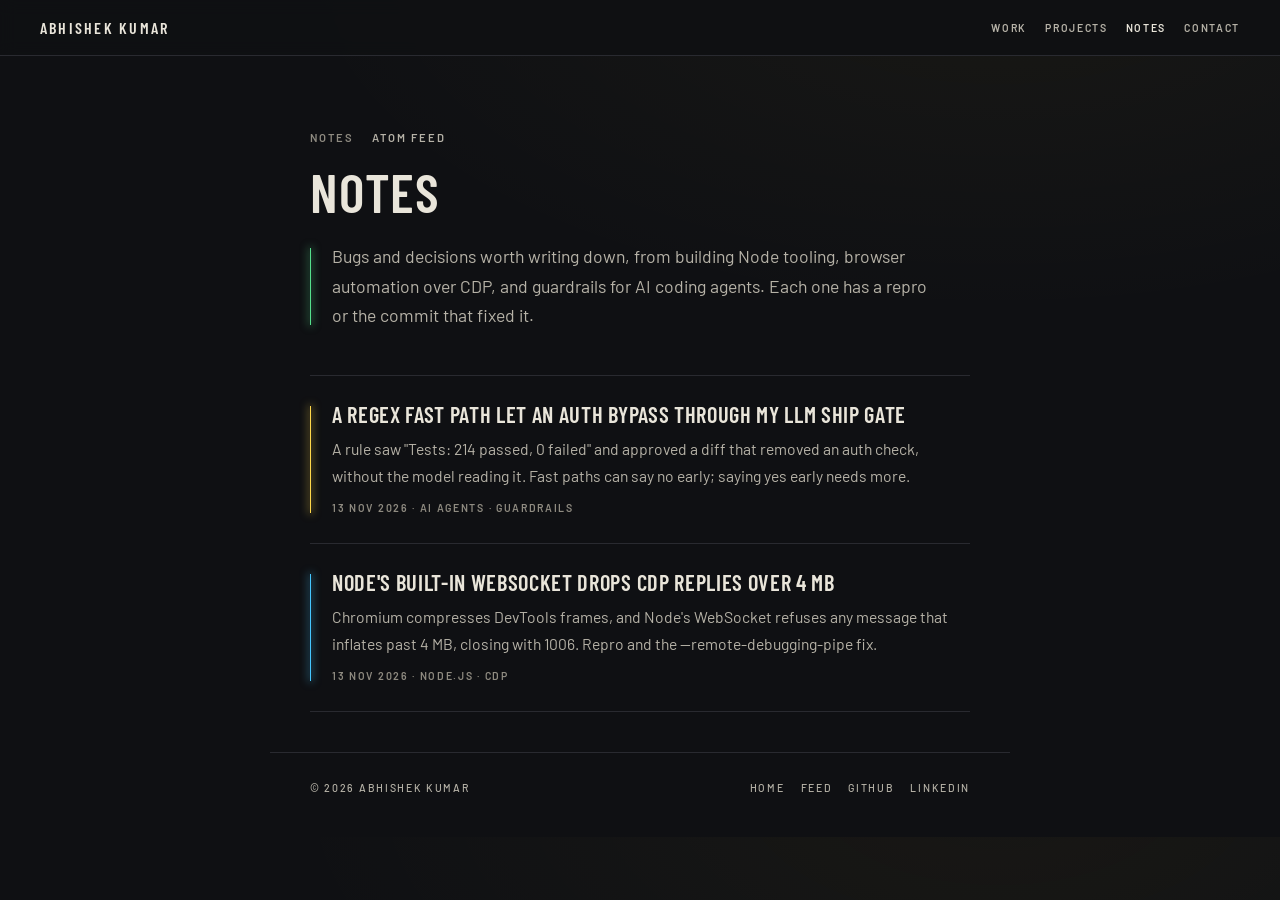
<file: notes/index.html>
<!DOCTYPE html>
<html lang="en">
<head>
<meta charset="UTF-8">
<meta name="viewport" content="width=device-width, initial-scale=1.0">
<title>Notes — Abhishek Kumar (abhishekswe)</title>
<meta name="description" content="Engineering notes by Abhishek Kumar: bugs worth writing down from building Node tooling, browser automation over CDP, and guardrails for AI coding agents.">
<meta name="author" content="Abhishek Kumar">
<link rel="canonical" href="https://abhishekswe.github.io/notes/">
<link rel="icon" href="/favicon.svg" type="image/svg+xml">
<link rel="apple-touch-icon" href="/apple-touch-icon.png">
<link rel="alternate" type="application/atom+xml" title="Notes by Abhishek Kumar" href="/notes/feed.xml">
<meta property="og:type" content="website">
<meta property="og:site_name" content="Abhishek Kumar (abhishekswe)">
<meta property="og:title" content="Notes — Abhishek Kumar">
<meta property="og:description" content="Engineering notes: Node tooling, browser automation over CDP, and guardrails for AI coding agents.">
<meta property="og:url" content="https://abhishekswe.github.io/notes/">
<meta property="og:image" content="https://abhishekswe.github.io/assets/og.png">
<meta name="twitter:card" content="summary_large_image">
<meta name="twitter:site" content="@abhishekswe">
<meta name="twitter:image" content="https://abhishekswe.github.io/assets/og.png">
<script type="application/ld+json">
{
  "@context": "https://schema.org",
  "@type": "Blog",
  "@id": "https://abhishekswe.github.io/notes/#blog",
  "url": "https://abhishekswe.github.io/notes/",
  "name": "Notes by Abhishek Kumar",
  "author": { "@id": "https://abhishekswe.github.io/#person" },
  "blogPost": [
    { "@type": "BlogPosting", "headline": "Node's built-in WebSocket drops CDP replies over 4 MB", "url": "https://abhishekswe.github.io/notes/node-websocket-cdp-4mb-limit/", "datePublished": "2026-11-13" },
    { "@type": "BlogPosting", "headline": "A regex fast path let an auth bypass through my LLM ship gate", "url": "https://abhishekswe.github.io/notes/llm-ship-gate-fast-path/", "datePublished": "2026-11-13" }
  ]
}
</script>
<link rel="preconnect" href="https://fonts.googleapis.com">
<link rel="preconnect" href="https://fonts.gstatic.com" crossorigin>
<link href="https://fonts.googleapis.com/css2?family=Barlow:wght@400;500;600&family=Barlow+Condensed:wght@500;600;700&display=swap" rel="stylesheet">
<link rel="stylesheet" href="/assets/notes.css">
</head>
<body>
<a class="skip" href="#main">Skip to content</a>
<header class="topbar">
  <a class="brand" href="/">Abhishek Kumar</a>
  <nav aria-label="Site">
    <a href="/#work">Work</a>
    <a href="/#projects">Projects</a>
    <a href="/notes/" aria-current="page">Notes</a>
    <a href="/#contact">Contact</a>
  </nav>
</header>

<main id="main" class="wrap">
  <div class="kicker"><span>Notes</span><a href="/notes/feed.xml">Atom feed</a></div>
  <h1>Notes</h1>
  <p class="dek eline" style="--c:var(--nm546)">Bugs and decisions worth writing down, from building Node tooling,
  browser automation over CDP, and guardrails for AI coding agents. Each one has a repro or the commit
  that fixed it.</p>

  <ul class="notes-list">
    <li><a href="/notes/llm-ship-gate-fast-path/" style="--c:var(--nm589)">
      <span class="t">A regex fast path let an auth bypass through my LLM ship gate</span>
      <span class="d">A rule saw "Tests: 214 passed, 0 failed" and approved a diff that removed an auth check, without
      the model reading it. Fast paths can say no early; saying yes early needs more.</span>
      <span class="m">13 Nov 2026 · AI agents · Guardrails</span>
    </a></li>
    <li><a href="/notes/node-websocket-cdp-4mb-limit/" style="--c:var(--nm486)">
      <span class="t">Node's built-in WebSocket drops CDP replies over 4 MB</span>
      <span class="d">Chromium compresses DevTools frames, and Node's WebSocket refuses any message that inflates past
      4 MB, closing with 1006. Repro and the --remote-debugging-pipe fix.</span>
      <span class="m">13 Nov 2026 · Node.js · CDP</span>
    </a></li>
  </ul>
</main>

<footer>
  <span>© 2026 Abhishek Kumar</span>
  <nav aria-label="Footer"><a href="/">Home</a><a href="/notes/feed.xml">Feed</a><a href="https://github.com/abhishekswe">GitHub</a><a href="https://www.linkedin.com/in/abhishekkr-swe/">LinkedIn</a></nav>
</footer>
</body>
</html>
</file>
<file: assets/notes.css>
:root{
  --ground:#0f1013; --plate:#15161a; --plate-2:#191a1f; --hairline:#292a30; --hairline-2:#34353c;
  --ink:#e9e5da; --ink-dim:#b6b2a7; --ink-faint:#8f8b81;
  --nm405:#a06bff; --nm436:#6d84ff; --nm486:#45c6ff; --nm546:#55e08c;
  --nm589:#ffd84a; --nm615:#ff9b45; --nm656:#ff5a52;
  --font-b:'Barlow',system-ui,sans-serif;
  --font-c:'Barlow Condensed','Barlow',system-ui,sans-serif;
  --font-m:ui-monospace,'SF Mono',Menlo,Consolas,monospace;
}
*{margin:0;padding:0;box-sizing:border-box}
html{scroll-behavior:smooth}
@media (prefers-reduced-motion:reduce){html{scroll-behavior:auto}*,*::before,*::after{transition:none!important}}
body{
  font-family:var(--font-b);background:var(--ground);color:var(--ink);
  font-size:17px;line-height:1.7;-webkit-font-smoothing:antialiased;
  background-image:radial-gradient(1200px 600px at 78% -5%, rgba(255,216,74,.04), transparent 60%);
}
::selection{background:rgba(255,216,74,.25);color:var(--ink)}
a{color:var(--ink)}
:focus-visible{outline:1px dashed var(--ink-dim);outline-offset:4px}
.skip{position:absolute;left:-9999px;top:0;background:var(--plate-2);padding:8px 16px;z-index:100}
.skip:focus{left:8px;top:8px}

.topbar{position:sticky;top:0;z-index:50;display:flex;justify-content:space-between;align-items:center;gap:16px;
  padding:14px clamp(16px,5vw,40px);border-bottom:1px solid var(--hairline);
  background:color-mix(in srgb, var(--ground) 88%, transparent);backdrop-filter:blur(8px)}
.topbar .brand{font-family:var(--font-c);font-weight:600;letter-spacing:.14em;text-transform:uppercase;font-size:1rem;text-decoration:none}
.topbar nav{display:flex;gap:18px}
.topbar nav a{font-size:.66rem;font-weight:600;letter-spacing:.16em;text-transform:uppercase;color:var(--ink-dim);text-decoration:none}
.topbar nav a:hover,.topbar nav a[aria-current]{color:var(--ink)}

.wrap{max-width:740px;margin:0 auto;padding:72px clamp(16px,5vw,40px) 40px}
.kicker{font-size:.7rem;font-weight:600;letter-spacing:.18em;text-transform:uppercase;color:var(--ink-faint);display:flex;flex-wrap:wrap;gap:6px 18px}
.kicker a{color:var(--ink-dim);text-decoration:none}
.kicker a:hover{color:var(--ink)}
h1{font-family:var(--font-c);font-weight:600;text-transform:uppercase;line-height:1;letter-spacing:.015em;
  font-size:clamp(2.2rem,5.2vw,3.4rem);margin:18px 0 22px;text-wrap:balance}
.dek{color:var(--ink-dim);font-size:1.1rem;max-width:62ch}
.eline{position:relative;padding-left:22px}
.eline::before{content:"";position:absolute;left:0;top:6px;bottom:6px;width:1px;background:var(--c,var(--nm589));
  box-shadow:0 0 8px 1px color-mix(in srgb,var(--c,var(--nm589)) 55%, transparent)}

article.post{margin-top:48px;border-top:1px solid var(--hairline);padding-top:36px}
.post h2{font-family:var(--font-c);font-weight:600;text-transform:uppercase;letter-spacing:.03em;font-size:1.55rem;line-height:1.15;margin:44px 0 14px}
.post h3{font-weight:600;font-size:1rem;margin:28px 0 10px}
.post p,.post ul,.post ol,.post table,.post pre,.post blockquote{margin-bottom:18px}
.post p,.post li{color:#d4d0c5}
.post ul,.post ol{padding-left:22px}
.post li{margin-bottom:6px}
.post a{text-decoration:underline;text-decoration-color:var(--ink-faint);text-underline-offset:3px}
.post a:hover{text-decoration-color:var(--ink)}
.post strong{color:var(--ink);font-weight:600}
code{font-family:var(--font-m);font-size:.86em;background:var(--plate-2);border:1px solid var(--hairline);padding:1px 5px}
.post pre{background:var(--plate);border:1px solid var(--hairline);padding:16px 18px;overflow-x:auto;line-height:1.55}
.post pre code{background:none;border:none;padding:0;font-size:.82rem;color:var(--ink)}
.post blockquote{border-left:1px solid var(--nm589);padding:2px 0 2px 18px;color:var(--ink-dim)}
.post table{width:100%;border-collapse:collapse;font-size:.92rem;display:block;overflow-x:auto}
.post th,.post td{text-align:left;padding:9px 14px 9px 0;border-bottom:1px solid var(--hairline);vertical-align:top}
.post th{font-size:.68rem;font-weight:600;letter-spacing:.16em;text-transform:uppercase;color:var(--ink-dim)}
.post .ok{color:var(--nm546)} .post .bad{color:var(--nm656)}
.takeaway{border:1px solid var(--hairline);background:var(--plate);padding:18px 20px 18px 24px;margin:28px 0;position:relative}
.takeaway::before{content:"";position:absolute;left:0;top:10px;bottom:10px;width:1px;background:var(--nm589);box-shadow:0 0 9px 1px rgba(255,216,74,.5)}
.takeaway p{margin:0;color:var(--ink)}

.author{margin-top:56px;padding-top:26px;border-top:1px solid var(--hairline);display:flex;gap:18px;align-items:flex-start}
.author img{width:56px;height:56px;border:1px solid var(--hairline-2);flex:none;filter:grayscale(1)}
.author p{color:var(--ink-dim);font-size:.95rem}
.author a{color:var(--ink)}

.notes-list{list-style:none;margin-top:44px;border-top:1px solid var(--hairline)}
.notes-list li{border-bottom:1px solid var(--hairline)}
.notes-list a{display:block;padding:26px 0 26px 22px;text-decoration:none;position:relative}
.notes-list a::before{content:"";position:absolute;left:0;top:30px;bottom:30px;width:1px;background:var(--c,var(--nm589));box-shadow:0 0 8px 1px color-mix(in srgb,var(--c,var(--nm589)) 55%, transparent)}
.notes-list .t{display:block;font-family:var(--font-c);font-weight:600;text-transform:uppercase;letter-spacing:.03em;font-size:1.4rem;line-height:1.15}
.notes-list .d{display:block;color:var(--ink-dim);margin-top:8px;font-size:.98rem}
.notes-list .m{display:block;margin-top:10px;font-size:.66rem;font-weight:600;letter-spacing:.16em;text-transform:uppercase;color:var(--ink-faint)}
.notes-list a:hover .t{text-decoration:underline;text-decoration-color:var(--ink-faint);text-underline-offset:4px}

footer{max-width:740px;margin:0 auto;padding:26px clamp(16px,5vw,40px) 40px;border-top:1px solid var(--hairline);
  display:flex;justify-content:space-between;gap:16px;flex-wrap:wrap;font-size:.66rem;font-weight:500;letter-spacing:.16em;text-transform:uppercase;color:var(--ink-dim)}
footer a{color:var(--ink-dim);text-decoration:none}
footer a:hover{color:var(--ink)}
footer nav{display:flex;gap:16px;flex-wrap:wrap}

@media (max-width:620px){
  body{font-size:16px}
  .wrap{padding-top:48px}
  .topbar nav a:nth-child(n+4){display:none}
}
</file>
